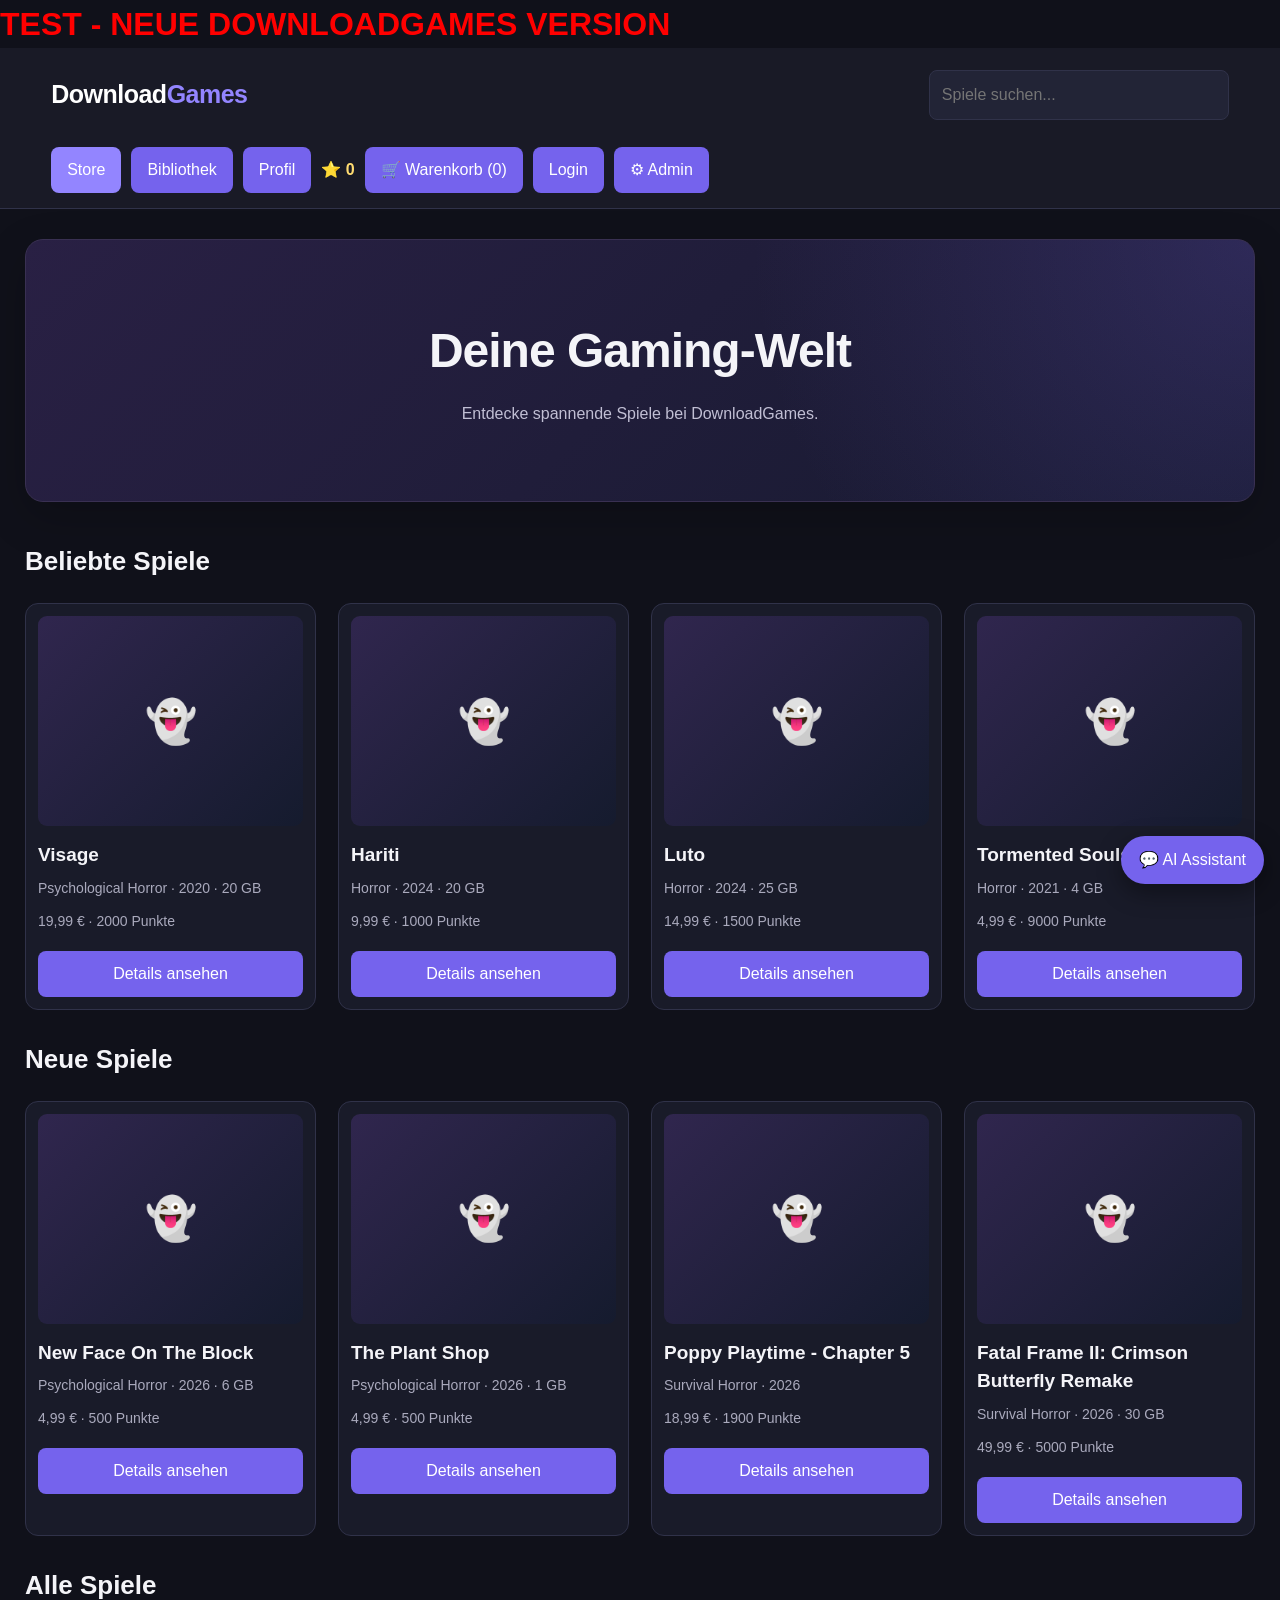
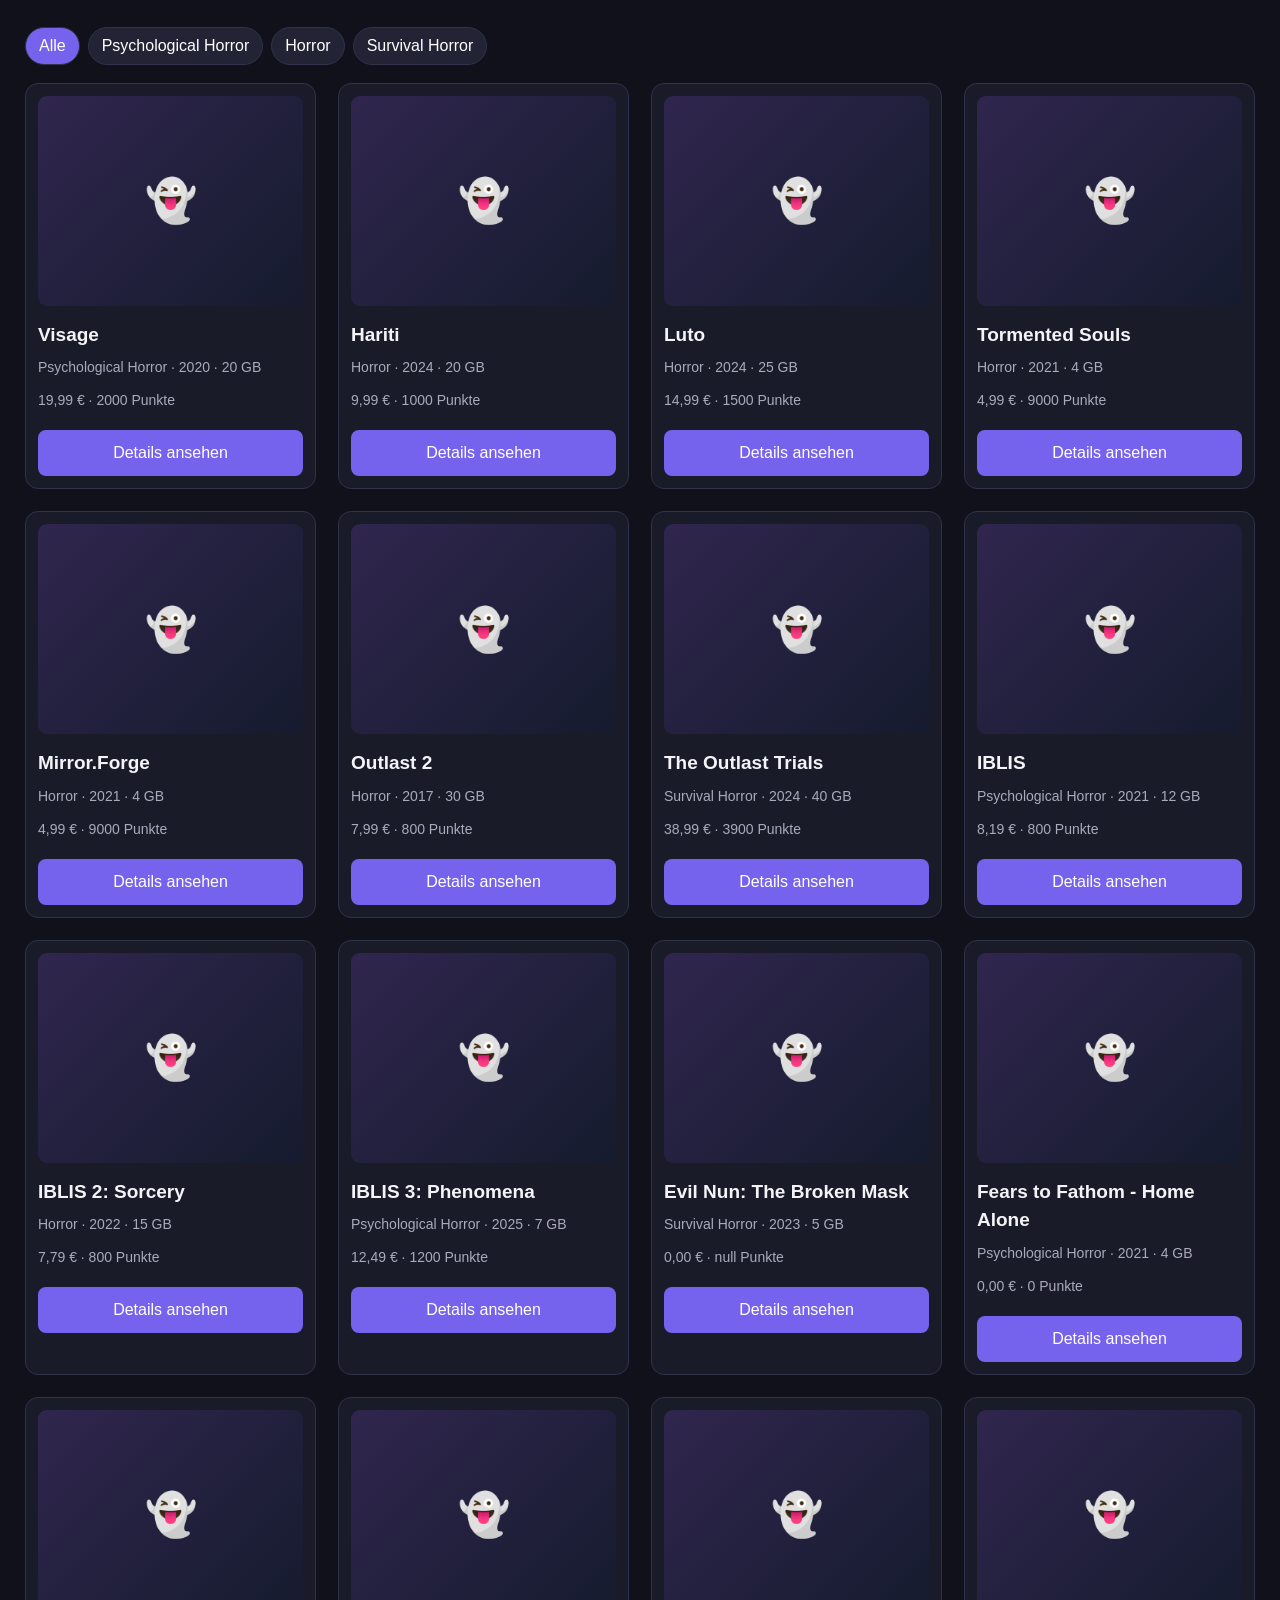
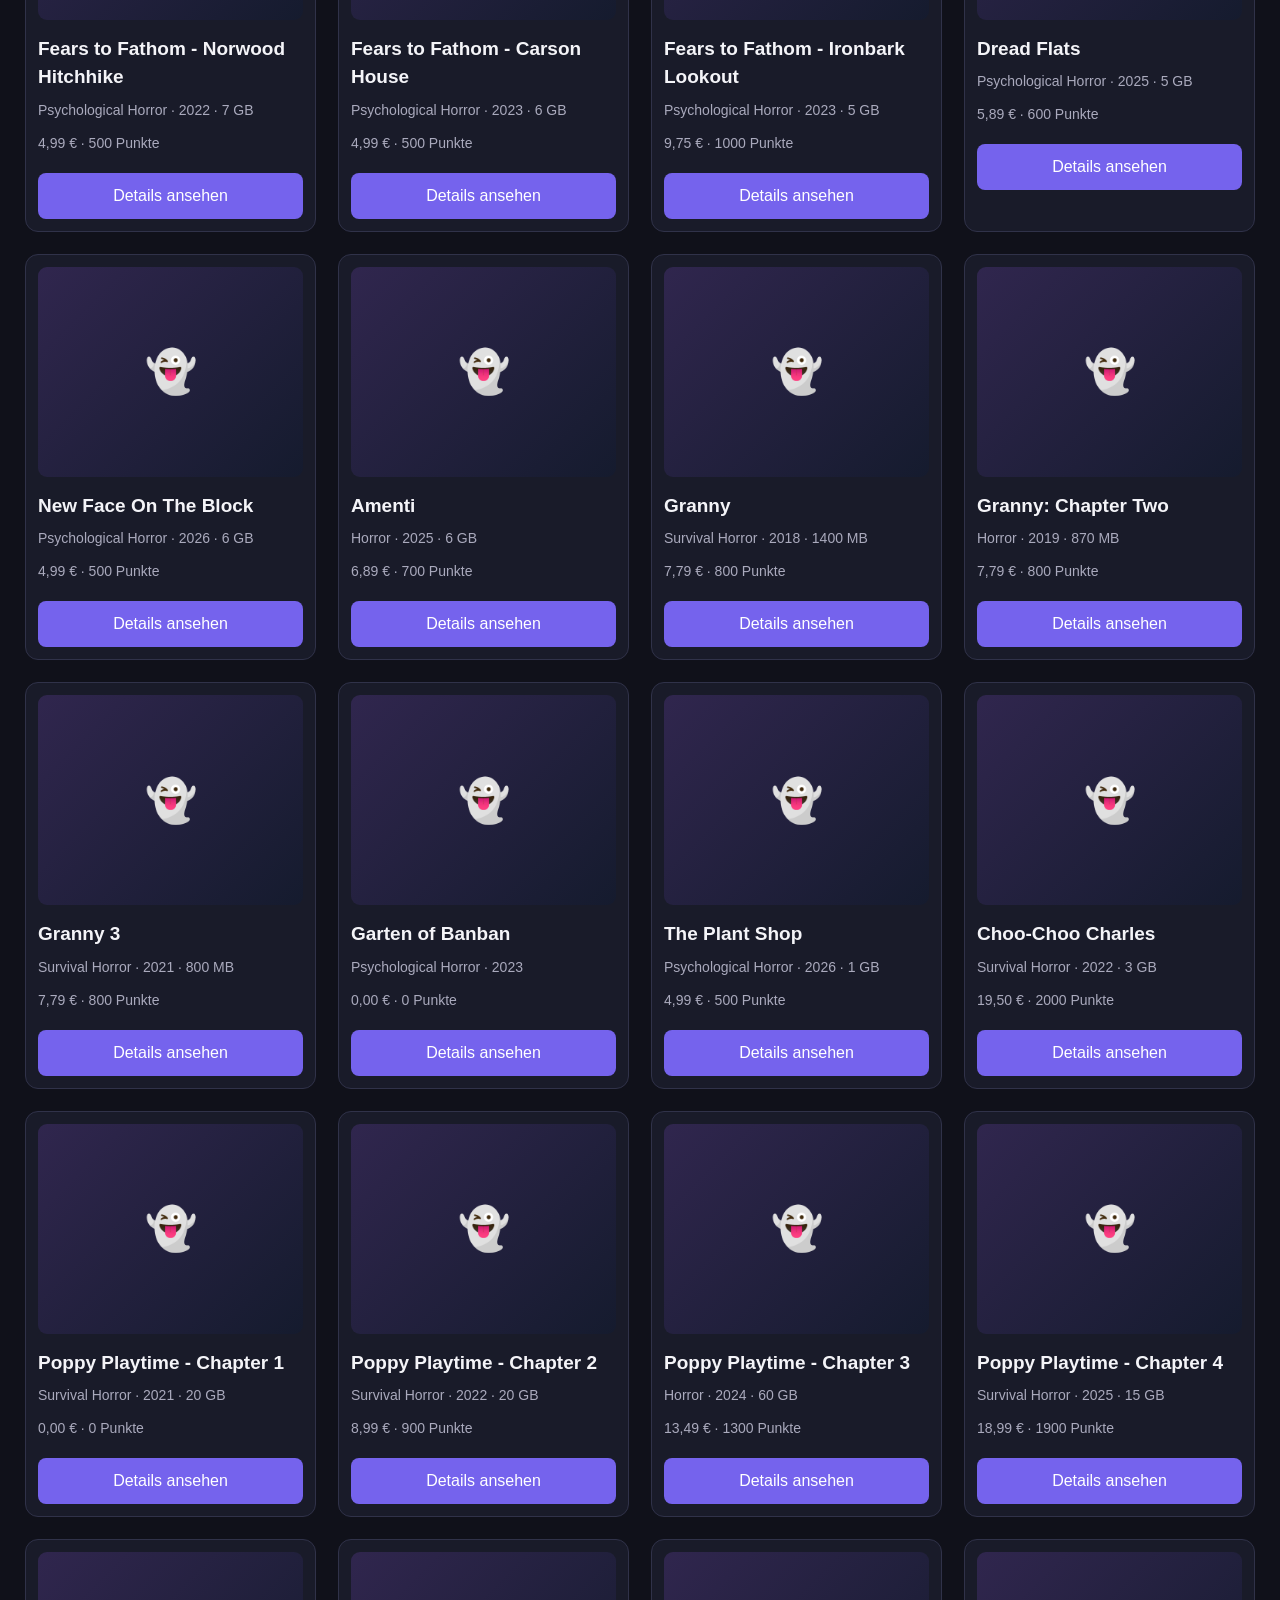
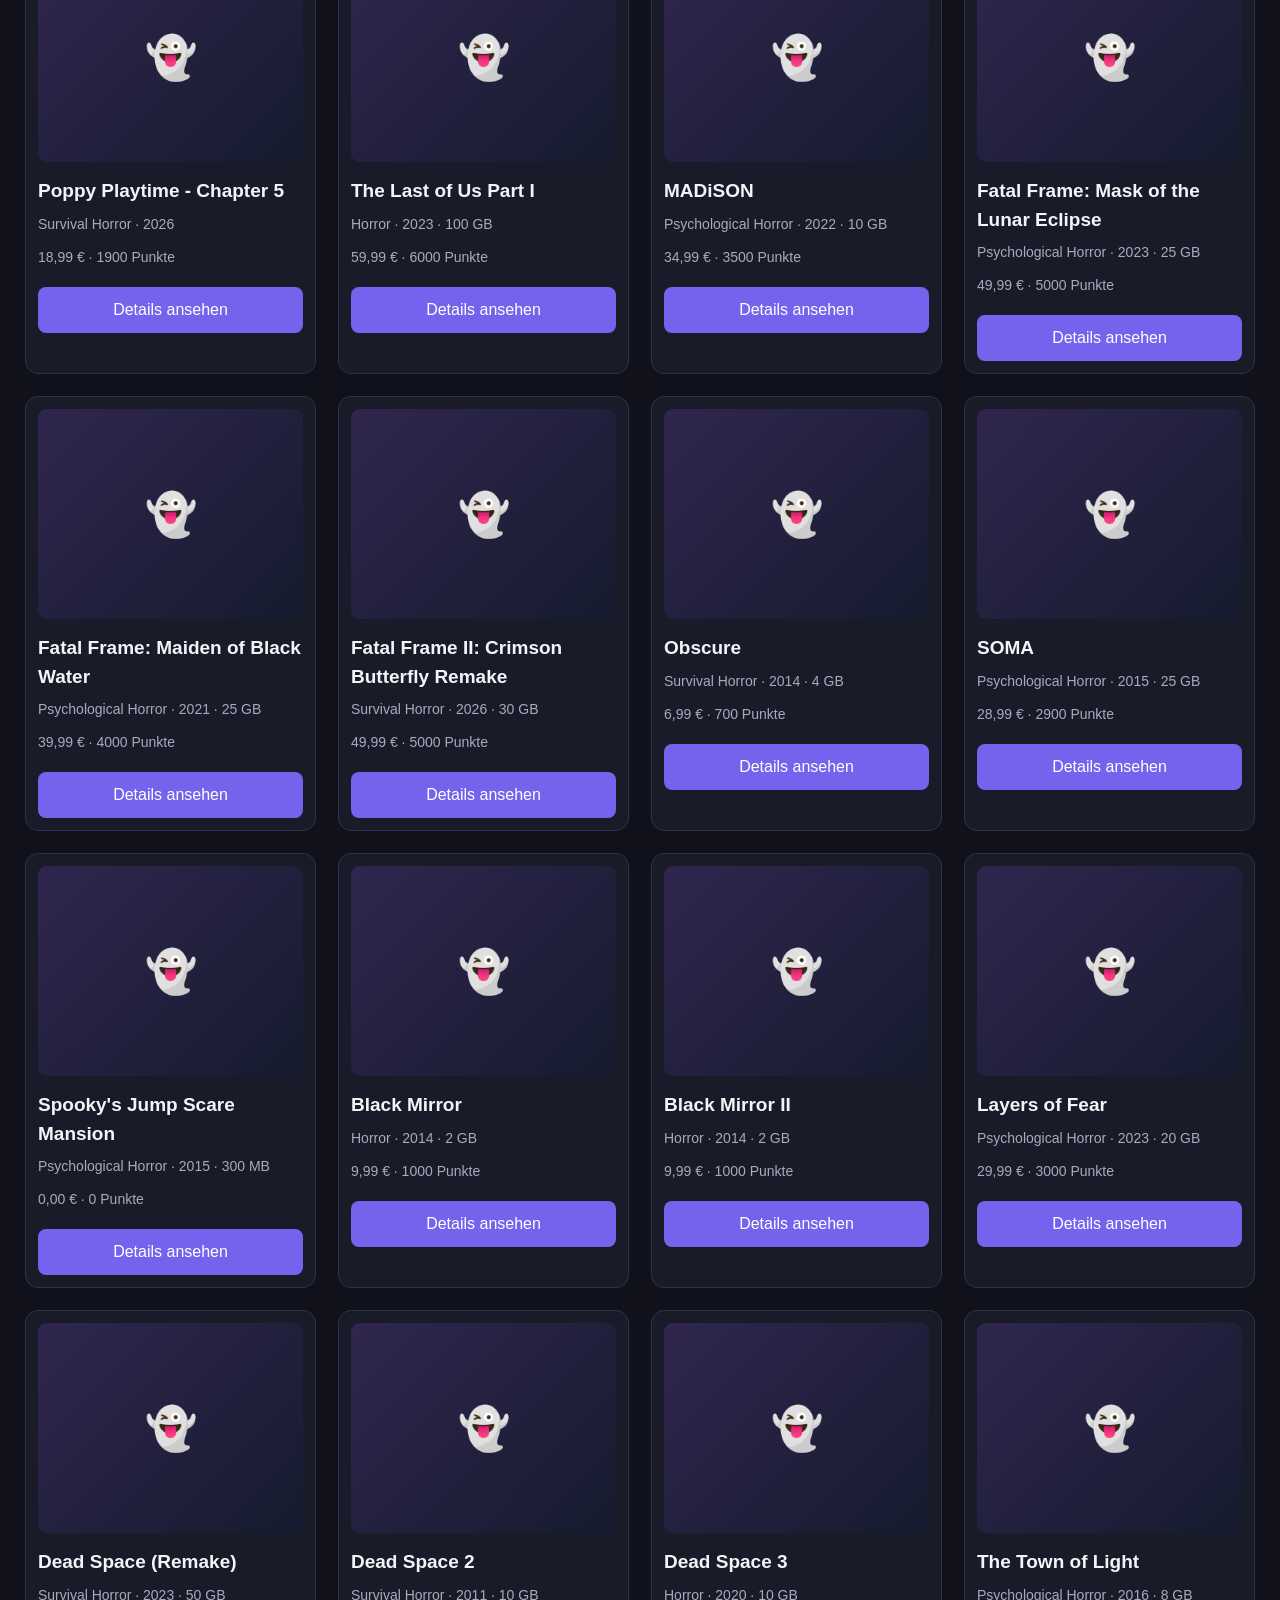
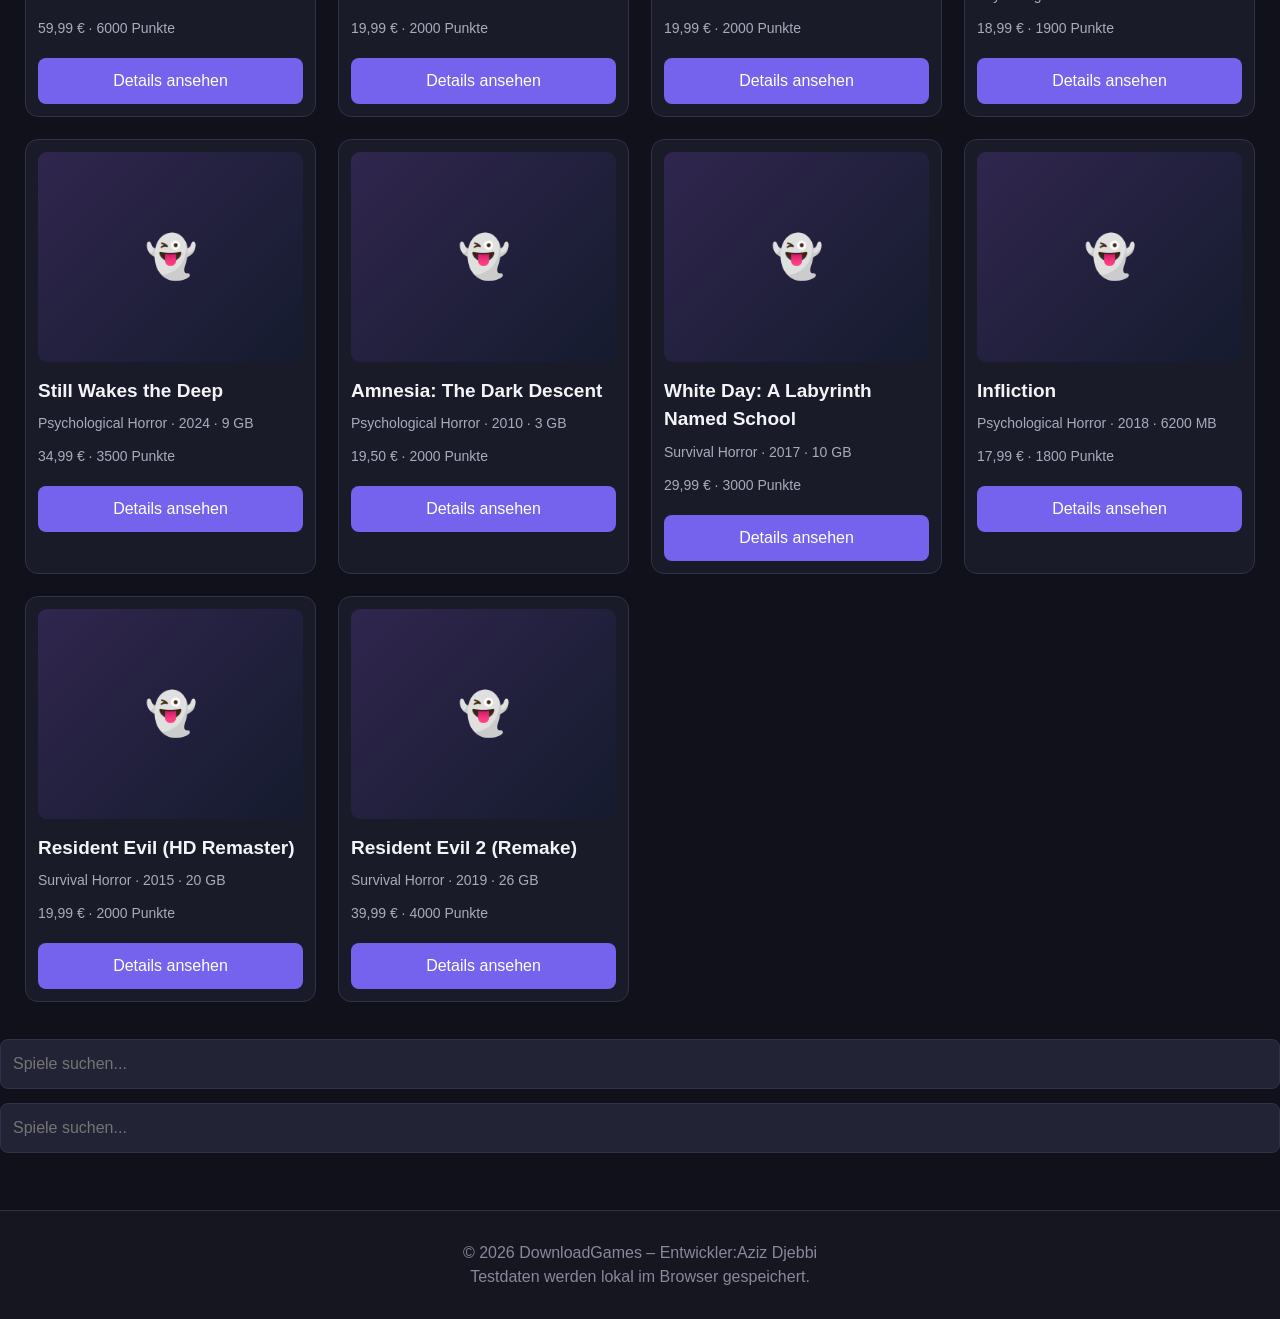
<file: index.html>
<!DOCTYPE html>
<html lang="de">
<head>
  <meta charset="UTF-8">
  <meta name="viewport" content="width=device-width, initial-scale=1.0">
  <title>DownloadGames</title>
  <link rel="stylesheet" href="style.css">
  <link rel="stylesheet" href="chat.css">
</head>
<body>
<h1 style="color:red">TEST - NEUE DOWNLOADGAMES VERSION</h1>
<header class="header">
  <a class="logo" href="#">Download<span>Games</span></a>

  <input id="searchInput" type="search" placeholder="Spiele suchen...">

  <div class="header-actions">
    <span class="points">⭐ <b id="points">0</b></span>
    <button onclick="toggleCart()">🛒 Warenkorb</button>
    <button id="loginButton" onclick="showAuthWindow()">Login</button>
    <button onclick="showAdminLogin()">⚙ Admin</button>
  </div>
</header>

<main>
  <section class="hero">
    <h1>Deine Gaming-Welt</h1>
    <p>Entdecke spannende Spiele bei DownloadGames.</p>
  </section>

  <section id="cartSection" class="panel hidden">
    <h2>Dein Warenkorb</h2>
    <div id="cartItems"></div>
    <p>Gesamt: <b id="cartTotal">0,00 €</b></p>
    <button onclick="clearCart()">Warenkorb leeren</button>
    <button onclick="toggleCart()">Schließen</button>
  </section>

  <h2 class="section-title">Alle Spiele</h2>
  <section id="gameGrid" class="game-grid"></section>
</main>

<div id="gameModal" class="modal hidden">
  <div class="modal-content">
    <button class="close" onclick="closeGame()">✕</button>

    <h2 id="detailTitle"></h2>
    <p id="detailDescription"></p>
    <p id="detailInfo"></p>
    <p id="detailPrice"></p>

    <div class="button-row">
      <button id="buyButton">Mit Punkten kaufen</button>
      <button id="cartButton">In den Warenkorb</button>
      <button id="downloadButton" class="hidden">Download</button>
    </div>

    <hr>

    <h3>Produktschlüssel einlösen</h3>
    <input id="redeemInput" placeholder="Produktschlüssel eingeben">
    <button onclick="redeemKey()">Einlösen</button>
    <p id="redeemMessage"></p>

    <hr>

    <h3>Kommentare</h3>
    <div id="comments"></div>
    <input id="commentInput" placeholder="Dein Kommentar">
    <button onclick="addComment()">Kommentieren</button>
  </div>
</div>

<div id="authModal" class="modal hidden">
  <div class="modal-content">
    <button class="close" onclick="hideAuthWindow()">✕</button>

    <h2>Anmelden / Registrieren</h2>

    <input id="authUsername" placeholder="Benutzername">
    <input id="authPassword" type="password" placeholder="Passwort">

    <button onclick="login()">Anmelden</button>
    <button onclick="register()">Registrieren</button>

    <p id="authMessage"></p>
  </div>
</div>

<div id="adminLoginModal" class="modal hidden">
  <div class="modal-content">
    <button class="close" onclick="closeAdminLogin()">✕</button>

    <h2>Admin-Anmeldung</h2>

    <input id="adminId" placeholder="Admin-ID">
    <input id="adminPassword" type="password" placeholder="Admin-Passwort">

    <button onclick="adminLogin()">Admin anmelden</button>
    <p id="adminLoginMessage"></p>
  </div>
</div>

<div id="adminDashboard" class="modal hidden">
  <div class="modal-content admin-content">
    <button class="close" onclick="adminLogout()">✕</button>

    <h2>⚙ Admin-Dashboard</h2>

    <h3>Spiel auswählen</h3>
    <select id="adminGameSelect"></select>

    <div class="button-row">
      <button onclick="generateKey()">Neuen Schlüssel erstellen</button>
      <button onclick="grantFreeGame()">Spiel kostenlos freischalten</button>
    </div>

    <div id="newKeyArea"></div>

    <hr>

    <h3>Produktschlüssel verwalten</h3>
    <div id="adminKeyList"></div>

    <hr>

    <h3>Spieleverwaltung</h3>
    <div id="adminGameList"></div>
  </div>
</div>
<input id="searchInput" type="search" placeholder="Spiele suchen...">
<input
    type="search"
    id="searchInput"
    placeholder="Spiele suchen..."
>
<footer>
  <p>© 2026 DownloadGames – Entwickler:Aziz Djebbi</p>
  <p>Testdaten werden lokal im Browser gespeichert.</p>
</footer>
<script src="games.js" defer></script>
<script src="downloads.js" defer></script>
<script src="script.js" defer></script>
<script src="ai-memory.js" defer></script>
<script src="chat.js" defer></script>
<script src="passwort-reset.js" defer></script>
<script src="chat-brain.js"></script>
<script src="chat.js"></script>
</body>
</html>
</file>
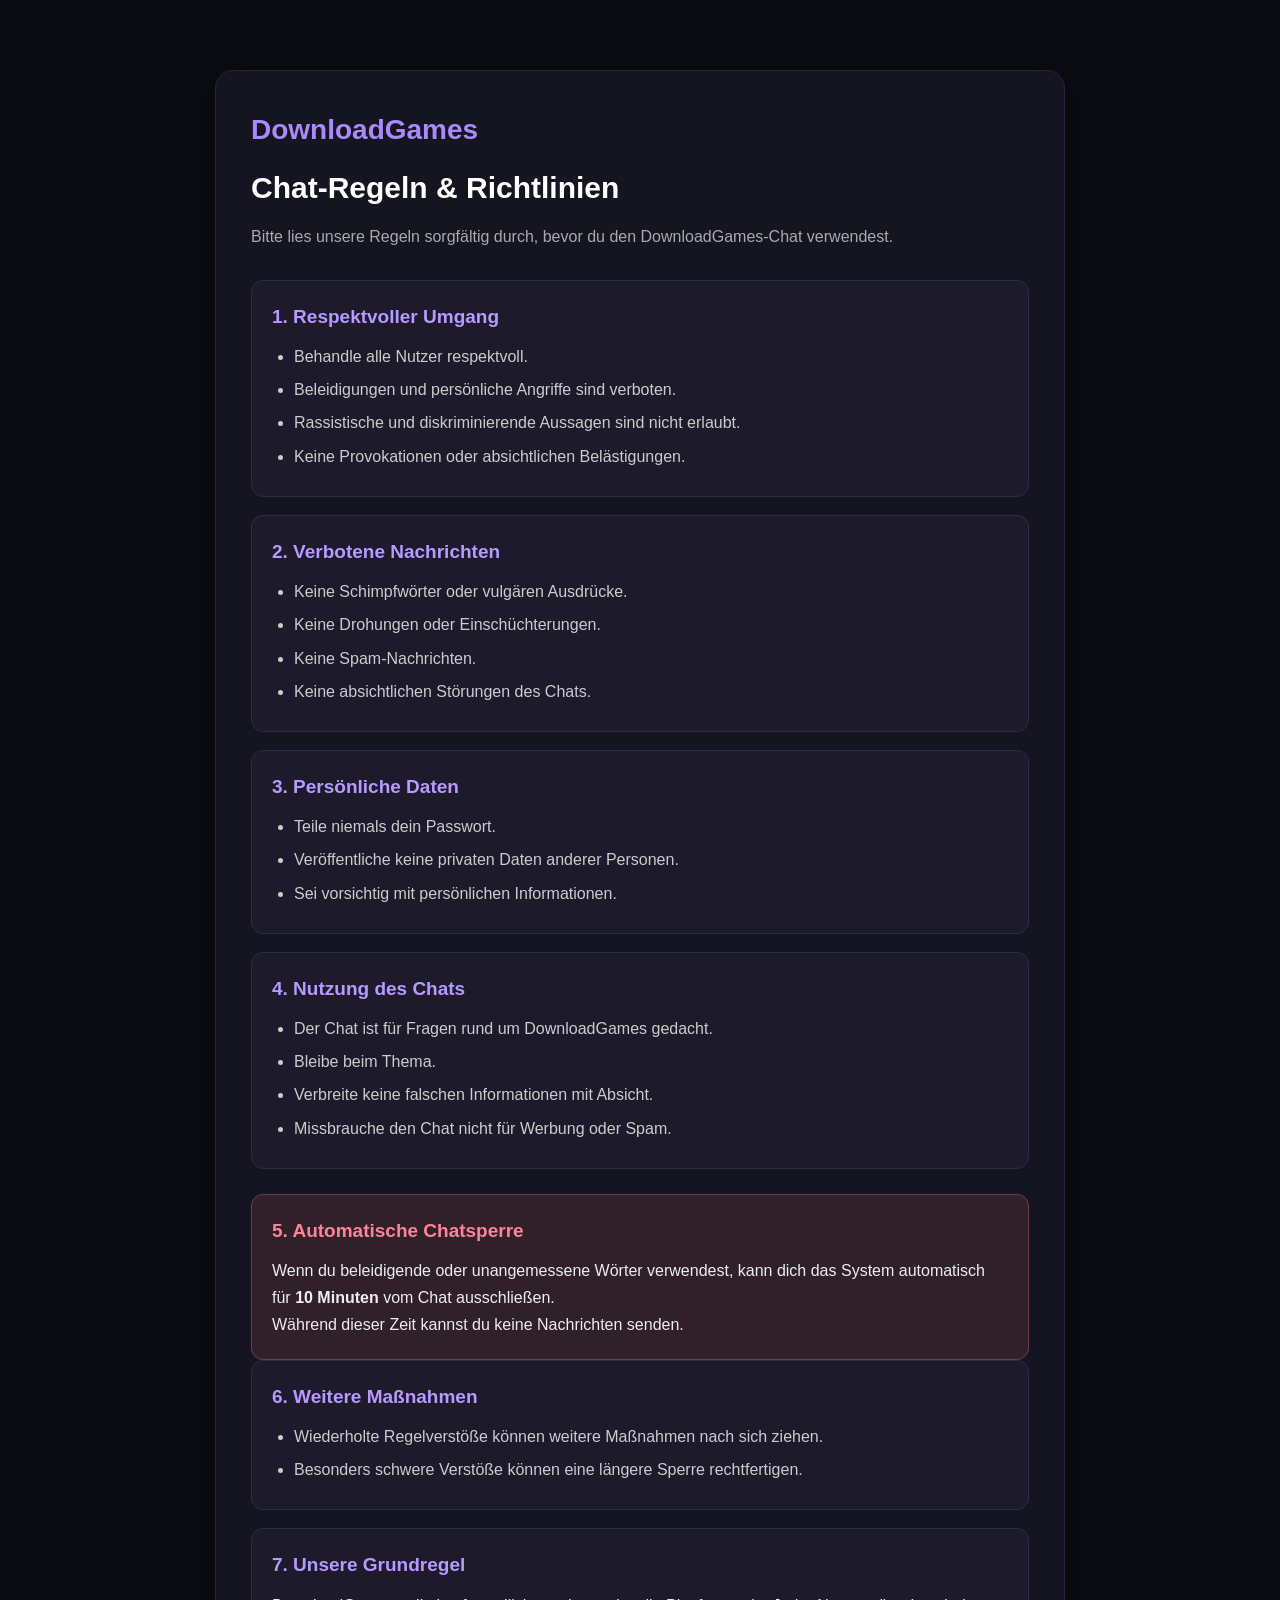
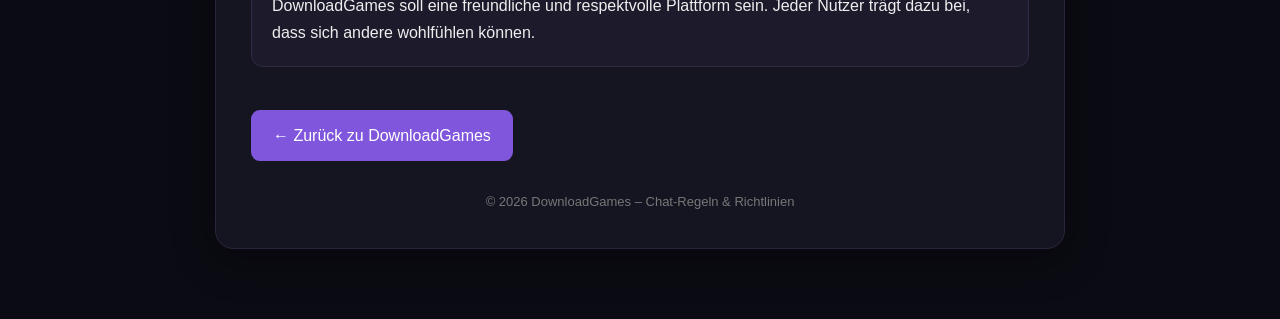
<file: richtlinien.html>
<!DOCTYPE html>
<html lang="de">
<head>
    <meta charset="UTF-8">
    <meta name="viewport" content="width=device-width, initial-scale=1.0">
    <title>Chat-Regeln & Richtlinien | DownloadGames</title>

    <style>
        * {
            margin: 0;
            padding: 0;
            box-sizing: border-box;
        }

        body {
            font-family: Arial, sans-serif;
            background: #0b0b13;
            color: #eee;
            line-height: 1.7;
            padding: 30px 15px;
        }

        .container {
            max-width: 850px;
            margin: 40px auto;
            background: #151522;
            border: 1px solid #29243d;
            border-radius: 18px;
            padding: 35px;
            box-shadow: 0 10px 40px rgba(0,0,0,0.4);
        }

        .logo {
            color: #a78bfa;
            font-size: 28px;
            font-weight: bold;
            margin-bottom: 8px;
        }

        h1 {
            color: white;
            font-size: 30px;
            margin-bottom: 10px;
        }

        .subtitle {
            color: #aaa;
            margin-bottom: 30px;
        }

        .rule {
            background: #1d1b2b;
            border: 1px solid #302a45;
            border-radius: 12px;
            padding: 20px;
            margin-bottom: 18px;
        }

        h2 {
            color: #b69aff;
            font-size: 19px;
            margin-bottom: 10px;
        }

        ul {
            padding-left: 22px;
            color: #ccc;
        }

        li {
            margin-bottom: 6px;
        }

        .warning {
            background: #30202a;
            border: 1px solid #713b55;
            border-radius: 12px;
            padding: 20px;
            margin-top: 25px;
        }

        .warning h2 {
            color: #ff829b;
        }

        .back {
            display: inline-block;
            margin-top: 25px;
            padding: 12px 22px;
            background: #8056dc;
            color: white;
            text-decoration: none;
            border-radius: 9px;
            transition: 0.2s;
        }

        .back:hover {
            background: #9b76f5;
            transform: translateY(-2px);
        }

        .footer {
            text-align: center;
            color: #777;
            font-size: 13px;
            margin-top: 30px;
        }

        @media (max-width: 600px) {
            .container {
                padding: 22px;
                margin: 10px auto;
            }

            h1 {
                font-size: 24px;
            }
        }
    </style>
</head>

<body>

<div class="container">

    <div class="logo">DownloadGames</div>

    <h1>Chat-Regeln & Richtlinien</h1>

    <p class="subtitle">
        Bitte lies unsere Regeln sorgfältig durch, bevor du den DownloadGames-Chat verwendest.
    </p>

    <div class="rule">
        <h2>1. Respektvoller Umgang</h2>
        <ul>
            <li>Behandle alle Nutzer respektvoll.</li>
            <li>Beleidigungen und persönliche Angriffe sind verboten.</li>
            <li>Rassistische und diskriminierende Aussagen sind nicht erlaubt.</li>
            <li>Keine Provokationen oder absichtlichen Belästigungen.</li>
        </ul>
    </div>

    <div class="rule">
        <h2>2. Verbotene Nachrichten</h2>
        <ul>
            <li>Keine Schimpfwörter oder vulgären Ausdrücke.</li>
            <li>Keine Drohungen oder Einschüchterungen.</li>
            <li>Keine Spam-Nachrichten.</li>
            <li>Keine absichtlichen Störungen des Chats.</li>
        </ul>
    </div>

    <div class="rule">
        <h2>3. Persönliche Daten</h2>
        <ul>
            <li>Teile niemals dein Passwort.</li>
            <li>Veröffentliche keine privaten Daten anderer Personen.</li>
            <li>Sei vorsichtig mit persönlichen Informationen.</li>
        </ul>
    </div>

    <div class="rule">
        <h2>4. Nutzung des Chats</h2>
        <ul>
            <li>Der Chat ist für Fragen rund um DownloadGames gedacht.</li>
            <li>Bleibe beim Thema.</li>
            <li>Verbreite keine falschen Informationen mit Absicht.</li>
            <li>Missbrauche den Chat nicht für Werbung oder Spam.</li>
        </ul>
    </div>

    <div class="warning">
        <h2>5. Automatische Chatsperre</h2>
        <p>
            Wenn du beleidigende oder unangemessene Wörter verwendest,
            kann dich das System automatisch für <strong>10 Minuten</strong>
            vom Chat ausschließen.
        </p>
        <p>
            Während dieser Zeit kannst du keine Nachrichten senden.
        </p>
    </div>

    <div class="rule">
        <h2>6. Weitere Maßnahmen</h2>
        <ul>
            <li>Wiederholte Regelverstöße können weitere Maßnahmen nach sich ziehen.</li>
            <li>Besonders schwere Verstöße können eine längere Sperre rechtfertigen.</li>
        </ul>
    </div>

    <div class="rule">
        <h2>7. Unsere Grundregel</h2>
        <p>
            DownloadGames soll eine freundliche und respektvolle Plattform sein.
            Jeder Nutzer trägt dazu bei, dass sich andere wohlfühlen können.
        </p>
    </div>

    <a href="index.html" class="back">← Zurück zu DownloadGames</a>

    <div class="footer">
        © 2026 DownloadGames – Chat-Regeln & Richtlinien
    </div>

</div>

</body>
</html>
</file>
<file: style.css>
/* =====================================
   DOWNLOADGAMES – MAIN DESIGN
===================================== */

* {
    box-sizing: border-box;
    margin: 0;
    padding: 0;
}

:root {
    --background: #10111a;
    --surface: #191b29;
    --surface-light: #222436;
    --border: #303249;
    --primary: #7563ed;
    --primary-hover: #9385ff;
    --text: #f4f4f8;
    --muted: #aaaabd;
    --gold: #ffdc71;
}

body {
    background: var(--background);
    color: var(--text);
    font-family: Arial, sans-serif;
    min-height: 100vh;
    line-height: 1.5;
}

button,
input,
select,
textarea {
    font: inherit;
}

button {
    background: var(--primary);
    color: white;
    border: none;
    padding: 11px 16px;
    border-radius: 8px;
    cursor: pointer;
    transition: background 0.2s, transform 0.2s;
}

button:hover {
    background: var(--primary-hover);
    transform: translateY(-2px);
}

button:active {
    transform: scale(0.98);
}

input,
select,
textarea {
    background: var(--surface-light);
    color: white;
    border: 1px solid var(--border);
    padding: 12px;
    border-radius: 8px;
    width: 100%;
    margin: 7px 0;
    outline: none;
}

input:focus,
select:focus,
textarea:focus {
    border-color: var(--primary);
    box-shadow: 0 0 0 2px #7563ed33;
}

textarea {
    resize: vertical;
    min-height: 90px;
}

/* =====================================
   HEADER
===================================== */

.header {
    min-height: 75px;
    padding: 15px 4%;
    background: #191a26;
    display: flex;
    align-items: center;
    justify-content: space-between;
    gap: 20px;
    flex-wrap: wrap;
    border-bottom: 1px solid var(--border);
    position: sticky;
    top: 0;
    z-index: 5;
    backdrop-filter: blur(12px);
}

.logo {
    color: white;
    text-decoration: none;
    font-size: 25px;
    font-weight: bold;
    letter-spacing: -0.5px;
}

.logo span {
    color: var(--primary-hover);
}

.header > input {
    max-width: 300px;
}

.header-actions,
.button-row {
    display: flex;
    align-items: center;
    gap: 10px;
    flex-wrap: wrap;
}

.points {
    color: var(--gold);
    white-space: nowrap;
    font-weight: bold;
}

/* =====================================
   MAIN CONTENT
===================================== */

main {
    max-width: 1350px;
    margin: auto;
    padding: 30px 25px;
}

.hero {
    padding: 75px 25px;
    text-align: center;
    background:
        radial-gradient(circle at top right, #6652bd44, transparent 40%),
        linear-gradient(135deg, #292044, #171a30);
    border: 1px solid #393052;
    border-radius: 18px;
    margin-bottom: 40px;
    box-shadow: 0 15px 45px #0003;
}

.hero h1 {
    font-size: clamp(30px, 5vw, 48px);
    margin-bottom: 15px;
    letter-spacing: -1px;
}

.hero p {
    color: #c1bfd4;
    max-width: 650px;
    margin: auto;
}

.section-title {
    margin: 30px 0 22px;
    font-size: 26px;
}

/* =====================================
   GAME GRID
===================================== */

.game-grid {
    display: grid;
    grid-template-columns: repeat(auto-fit, minmax(230px, 1fr));
    gap: 22px;
    align-items: stretch;
}

.game-card,
.panel {
    background: var(--surface);
    border: 1px solid var(--border);
    border-radius: 13px;
}

.game-card {
    padding: 12px;
    overflow: hidden;
    transition: transform 0.25s, border-color 0.25s, box-shadow 0.25s;
}

.game-card:hover {
    transform: translateY(-6px);
    border-color: var(--primary-hover);
    box-shadow: 0 12px 30px #0005;
}

/* =====================================
   GAME COVER IMAGES
===================================== */

.game-cover {
    width: 100%;
    height: 210px;
    overflow: hidden;
    display: flex;
    align-items: center;
    justify-content: center;
    background: linear-gradient(135deg, #30264e, #151b2e);
    font-size: 42px;
    border-radius: 9px;
    margin-bottom: 15px;
}

.game-cover img {
    width: 100%;
    height: 100%;
    object-fit: cover;
    display: block;
    transition: transform 0.4s ease;
}

.game-card:hover .game-cover img {
    transform: scale(1.06);
}

/* =====================================
   GAME CARD CONTENT
===================================== */

.game-card h3 {
    margin: 5px 0 8px;
    font-size: 19px;
}

.game-card p {
    color: var(--muted);
    margin-bottom: 12px;
    font-size: 14px;
}

.game-card button {
    width: 100%;
    margin-top: 7px;
}

/* =====================================
   PANELS
===================================== */

.panel {
    padding: 20px;
    margin: 20px 0;
}

.panel h2,
.panel h3 {
    margin-bottom: 12px;
}

/* =====================================
   MODALS
===================================== */

.modal {
    position: fixed;
    inset: 0;
    z-index: 10;
    background: #000c;
    display: flex;
    justify-content: center;
    align-items: center;
    padding: 15px;
    backdrop-filter: blur(5px);
}

.modal-content {
    background: #191a27;
    border: 1px solid #45405f;
    border-radius: 16px;
    padding: 25px;
    width: 100%;
    max-width: 550px;
    max-height: 90vh;
    overflow-y: auto;
    position: relative;
    box-shadow: 0 20px 70px #0008;
    animation: modalOpen 0.2s ease;
}

@keyframes modalOpen {
    from {
        opacity: 0;
        transform: translateY(15px);
    }

    to {
        opacity: 1;
        transform: translateY(0);
    }
}

.admin-content {
    max-width: 750px;
}

.modal-content h2,
.modal-content h3 {
    margin: 12px 0;
}

.modal-content p {
    margin: 10px 0;
    color: #d0cede;
}

.modal-content hr {
    border: 0;
    border-top: 1px solid var(--border);
    margin: 20px 0;
}

.close {
    float: right;
    padding: 7px 11px;
    background: #343447;
}

.close:hover {
    background: #55556e;
}

/* =====================================
   HIDDEN ELEMENTS
===================================== */

.hidden {
    display: none !important;
}

/* =====================================
   CART AND ADMIN LISTS
===================================== */

#adminKeyList > div,
#adminGameList > div,
#cartItems > div {
    background: var(--surface-light);
    border: 1px solid #39394d;
    padding: 13px;
    border-radius: 9px;
    margin: 9px 0;
    overflow-wrap: anywhere;
    transition: border-color 0.2s;
}

#adminKeyList > div:hover,
#adminGameList > div:hover,
#cartItems > div:hover {
    border-color: var(--primary);
}

#adminKeyList button {
    margin-top: 8px;
}

.key-text {
    color: #a99cff;
    font-family: monospace;
    overflow-wrap: anywhere;
}

/* =====================================
   COMMENTS
===================================== */

#comments {
    margin: 15px 0;
}

#comments p {
    background: var(--surface-light);
    padding: 12px;
    border-radius: 8px;
    border-left: 3px solid var(--primary);
    margin: 8px 0;
    overflow-wrap: anywhere;
}

/* =====================================
   FOOTER
===================================== */

footer {
    text-align: center;
    padding: 30px;
    color: #89889c;
    border-top: 1px solid var(--border);
    margin-top: 50px;
    background: #151620;
}

/* =====================================
   SCROLLBAR
===================================== */

::-webkit-scrollbar {
    width: 9px;
}

::-webkit-scrollbar-track {
    background: var(--background);
}

::-webkit-scrollbar-thumb {
    background: #44445c;
    border-radius: 10px;
}

::-webkit-scrollbar-thumb:hover {
    background: var(--primary);
}

/* =====================================
   RESPONSIVE DESIGN
===================================== */

@media (max-width: 700px) {
    .header {
        align-items: stretch;
        position: relative;
    }

    .header > input {
        max-width: none;
    }

    .header-actions {
        justify-content: center;
    }

    .header-actions button {
        flex: 1;
    }

    main {
        padding: 15px;
    }

    .hero {
        padding: 45px 18px;
    }

    .game-grid {
        grid-template-columns: repeat(auto-fit, minmax(150px, 1fr));
        gap: 12px;
    }

    .game-cover {
        height: 160px;
    }

    .game-card {
        padding: 9px;
    }

    .game-card h3 {
        font-size: 16px;
    }

    .modal-content {
        padding: 18px;
    }
}

@media (max-width: 380px) {
    .game-grid {
        grid-template-columns: 1fr;
    }

    .game-cover {
        height: 200px;
    }
}
</file>
<file: chat.css>
/* DOWNLOADGAMES AI CHAT */

#dg-chat-widget {
    position: fixed !important;
    right: 25px !important;
    bottom: 25px !important;
    z-index: 2147483647 !important;
    font-family: Arial, sans-serif;
}

/* Öffnen-Button */

#dg-chat-toggle {
    display: flex;
    align-items: center;
    gap: 10px;
    padding: 15px 23px;
    border: 1px solid #a855f7;
    border-radius: 35px;
    background: linear-gradient(135deg, #9333ea, #6d28d9);
    color: white;
    font-size: 15px;
    font-weight: bold;
    cursor: pointer;
    box-shadow: 0 5px 25px #0009;
    transition: 0.2s;
}

#dg-chat-toggle:hover {
    transform: translateY(-3px);
    box-shadow: 0 8px 30px #9333ea66;
}

/* Chatfenster */

#dg-chat-window {
    width: 350px;
    height: 490px;
    max-height: calc(100vh - 100px);
    margin-bottom: 13px;
    display: flex;
    flex-direction: column;
    overflow: hidden;
    background: #171321;
    color: #ffffff;
    border: 1px solid #7042a5;
    border-radius: 17px;
    box-shadow: 0 10px 40px #000b;
}

#dg-chat-window.dg-chat-hidden {
    display: none !important;
}

/* Kopfzeile */

.dg-chat-header {
    min-height: 65px;
    padding: 12px 15px;
    display: flex;
    align-items: center;
    justify-content: space-between;
    background: linear-gradient(135deg, #392052, #241633);
    border-bottom: 1px solid #51316f;
}

.dg-chat-title {
    display: flex;
    align-items: center;
    gap: 11px;
}

.dg-chat-title strong {
    display: block;
    font-size: 15px;
}

.dg-chat-title small {
    display: block;
    color: #c5a9e4;
    margin-top: 4px;
    font-size: 11px;
}

.dg-chat-avatar {
    width: 38px;
    height: 38px;
    display: flex;
    align-items: center;
    justify-content: center;
    background: #7440a8;
    border-radius: 50%;
    font-size: 21px;
}

#dg-chat-close {
    border: none;
    background: transparent;
    color: white;
    font-size: 27px;
    cursor: pointer;
}

/* Nachrichten */

#dg-chat-messages {
    flex: 1;
    min-height: 0;
    padding: 14px;
    overflow-y: auto;
    display: flex;
    flex-direction: column;
    gap: 11px;
}

.dg-chat-bot,
.dg-chat-user {
    max-width: 85%;
    padding: 11px 13px;
    border-radius: 13px;
    font-size: 13px;
    line-height: 1.5;
    overflow-wrap: anywhere;
}

.dg-chat-bot {
    align-self: flex-start;
    background: #302441;
    color: #f3eaff;
    border-bottom-left-radius: 4px;
}

.dg-chat-user {
    align-self: flex-end;
    background: #7939c5;
    color: white;
    border-bottom-right-radius: 4px;
}

/* Fragen */

.dg-chat-question-title {
    padding: 9px 13px 5px;
    color: #c7a8e9;
    font-size: 11px;
    font-weight: bold;
    text-transform: uppercase;
}

#dg-chat-questions {
    max-height: 125px;
    padding: 5px 12px 10px;
    display: flex;
    flex-wrap: wrap;
    gap: 7px;
    overflow-y: auto;
}

.dg-chat-question {
    background: #282036;
    border: 1px solid #7042a5;
    border-radius: 20px;
    padding: 7px 10px;
    color: white;
    font-size: 11px;
    cursor: pointer;
    transition: 0.2s;
}

.dg-chat-question:hover {
    background: #7040a5;
    border-color: #b77aff;
}

/* Eingabe */

#dg-chat-form {
    display: flex;
    align-items: center;
    gap: 8px;
    padding: 12px;
    border-top: 1px solid #392b4b;
}

#dg-chat-input {
    flex: 1;
    min-width: 0;
    padding: 11px;
    border-radius: 9px;
    border: 1px solid #55416e;
    background: #251d31;
    color: white;
    font-size: 13px;
    outline: none;
}

#dg-chat-input:focus {
    border-color: #a855f7;
}

#dg-chat-form button {
    width: 40px;
    height: 40px;
    border: none;
    border-radius: 9px;
    background: #873cdb;
    color: white;
    font-size: 19px;
    cursor: pointer;
}

.dg-chat-footer {
    padding: 7px;
    text-align: center;
    color: #9d8bad;
    font-size: 10px;
    background: #211a2b;
}

/* Smartphone */

@media (max-width: 480px) {
    #dg-chat-widget {
        right: 12px !important;
        bottom: 12px !important;
    }

    #dg-chat-window {
        width: calc(100vw - 24px);
        height: min(490px, 75vh);
    }
}
</file>
